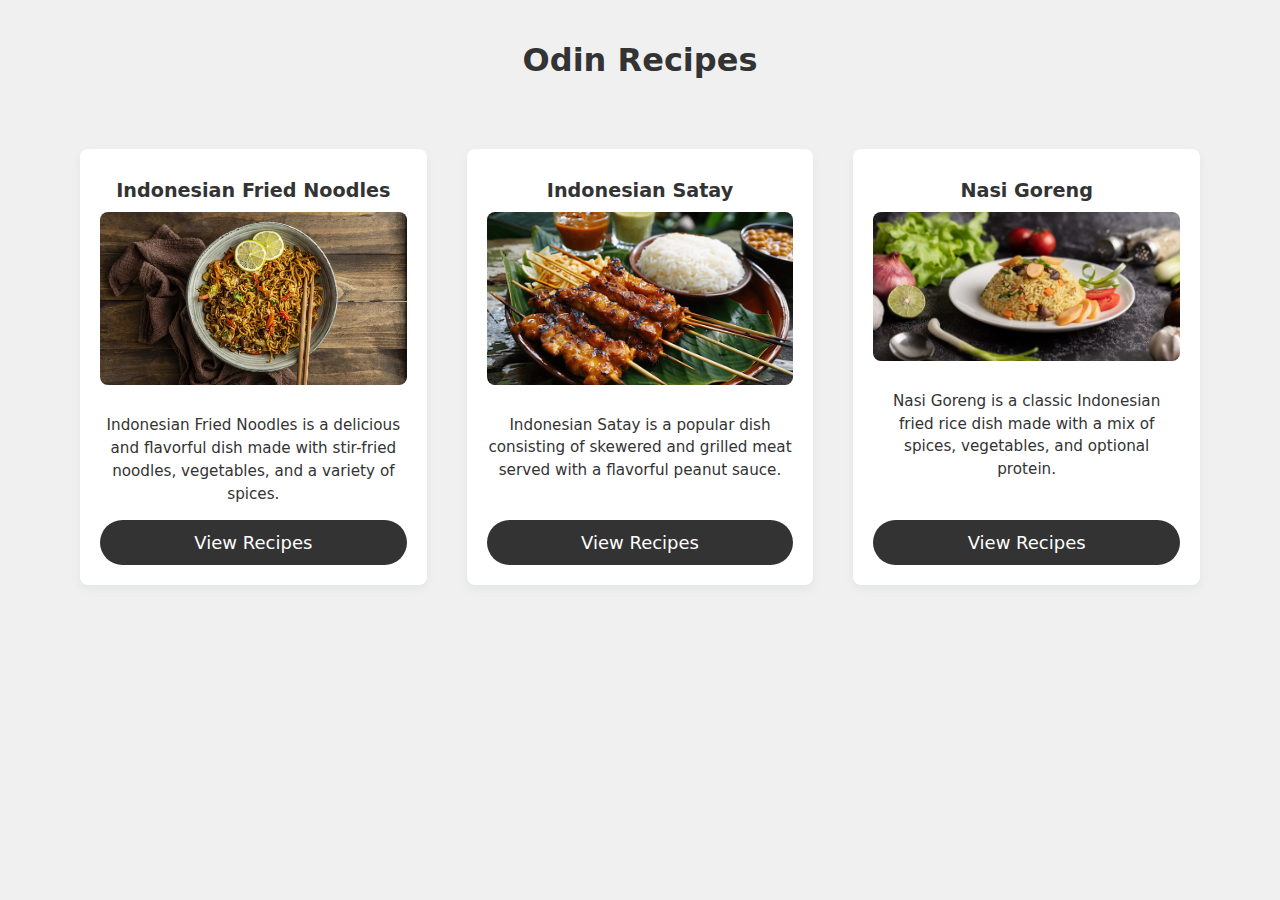
<file: index.html>
<!DOCTYPE html>
<html lang="en">
<head>
    <meta charset="UTF-8">
    <meta name="viewport" content="width=device-width, initial-scale=1.0">
    <title>Odin Recipes</title>
    <link rel="stylesheet" href="./assets/css/style.css">
</head>
<body>
    <h1>Odin Recipes</h1>

    <div class="container">
        <div class="card">
            <div class="card-header">
                <h2>Indonesian Fried Noodles</h2>
            </div>
            <div class="card-image">
                <img src="./assets/img/Indonesian Fried Noodles.jpg" alt="Indonesian Fried Noodles">
            </div>
            <div class="card-body">
                <p>Indonesian Fried Noodles is a delicious and flavorful dish made with stir-fried noodles, vegetables, and a variety of spices.</p>
            </div>
            <div class="card-footer">
                <a class="btn" href="./recipes/indonesian-fried-noodles.html">View Recipes</a>
            </div>
        </div>

        <div class="card">
            <div class="card-header">
                <h2>Indonesian Satay</h2>
            </div>
            <div class="card-image">
                <img src="./assets/img/Indonesian Satay.jpg" alt="Indonesian Satay">
            </div>
            <div class="card-body">
                <p>Indonesian Satay is a popular dish consisting of skewered and grilled meat served with a flavorful peanut sauce.</p>
            </div>
            <div class="card-footer">
                <a class="btn" href="./recipes/indonesian-satay.html">View Recipes</a>
            </div>
        </div>

        <div class="card">
            <div class="card-header">
                <h2>Nasi Goreng</h2>
            </div>
            <div class="card-image">
                <img src="./assets/img/Nasi Goreng.jpg" alt="Nasi Goreng">
            </div>
            <div class="card-body">
                <p>Nasi Goreng is a classic Indonesian fried rice dish made with a mix of spices, vegetables, and optional protein.</p>
            </div>
            <div class="card-footer">
                <a class="btn" href="./recipes/nasi-goreng.html">View Recipes</a>
            </div>
        </div>
    </div>

</body>
</html>
</file>
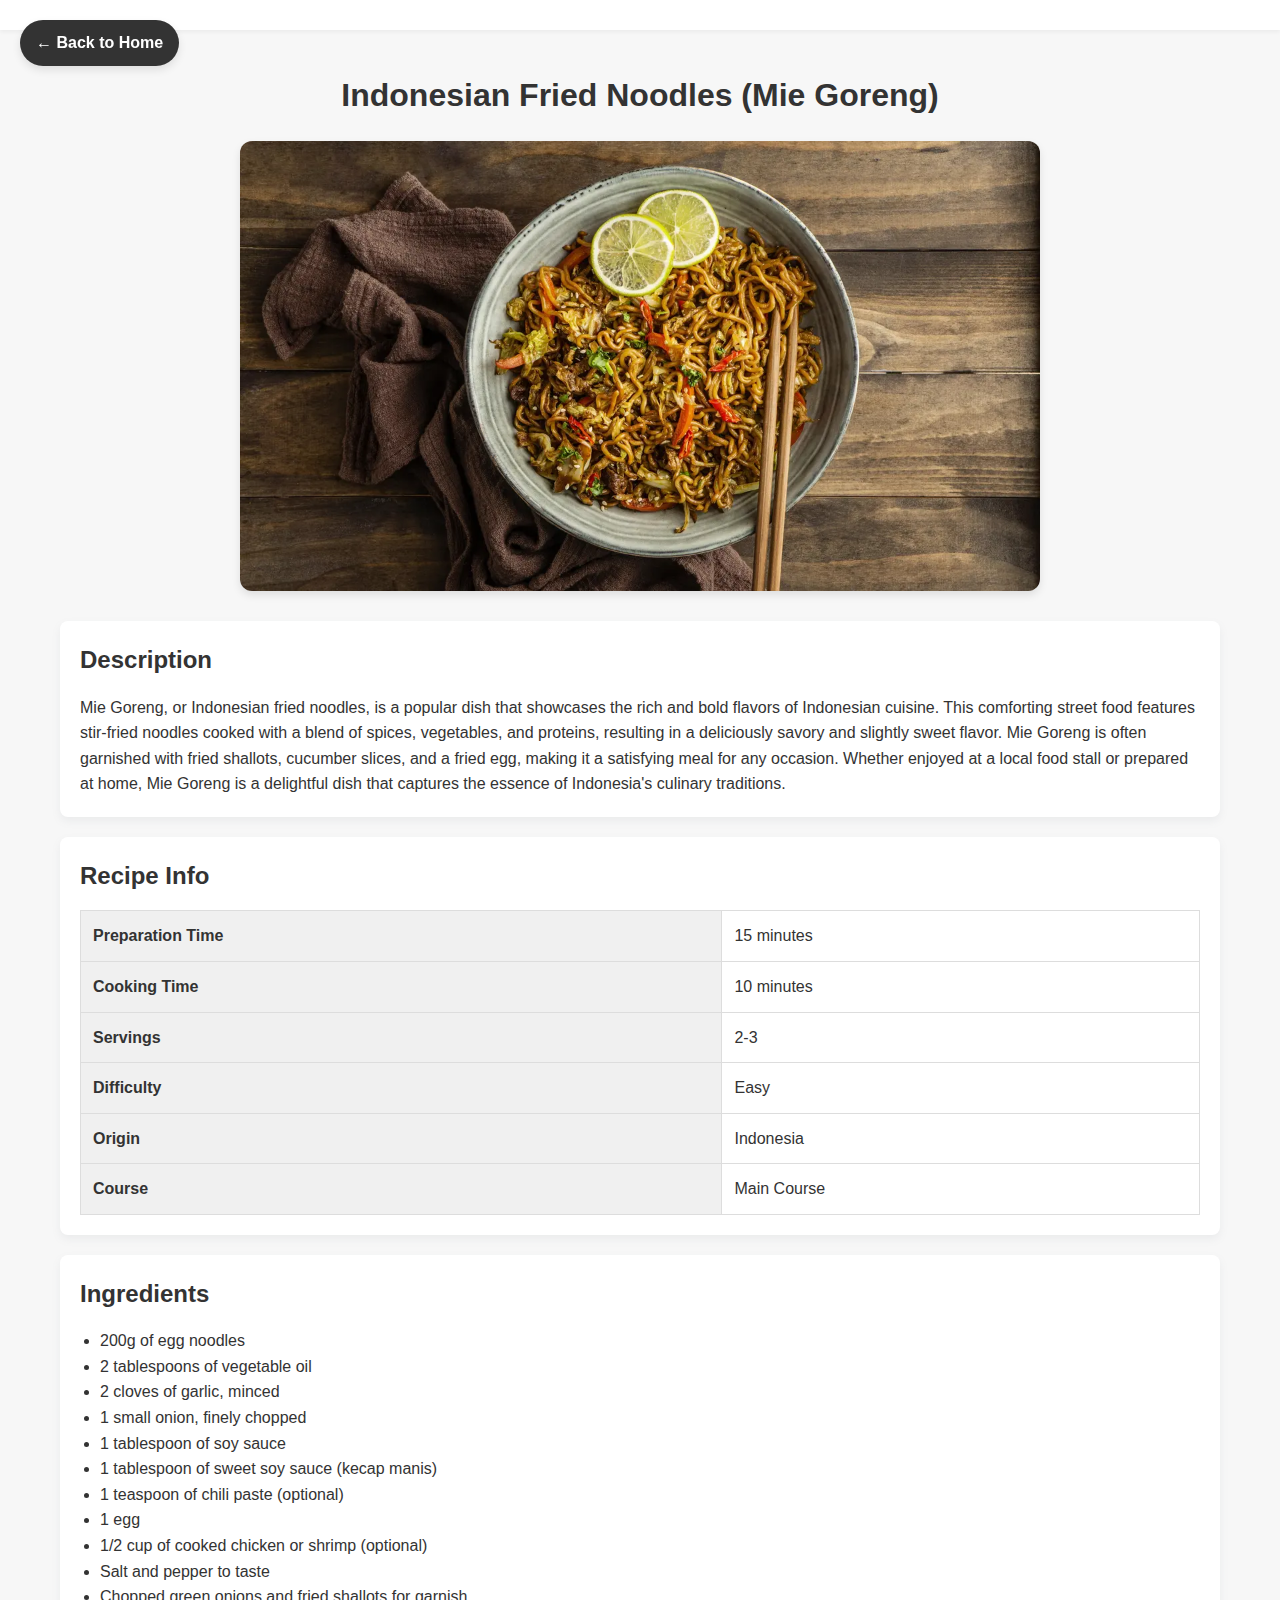
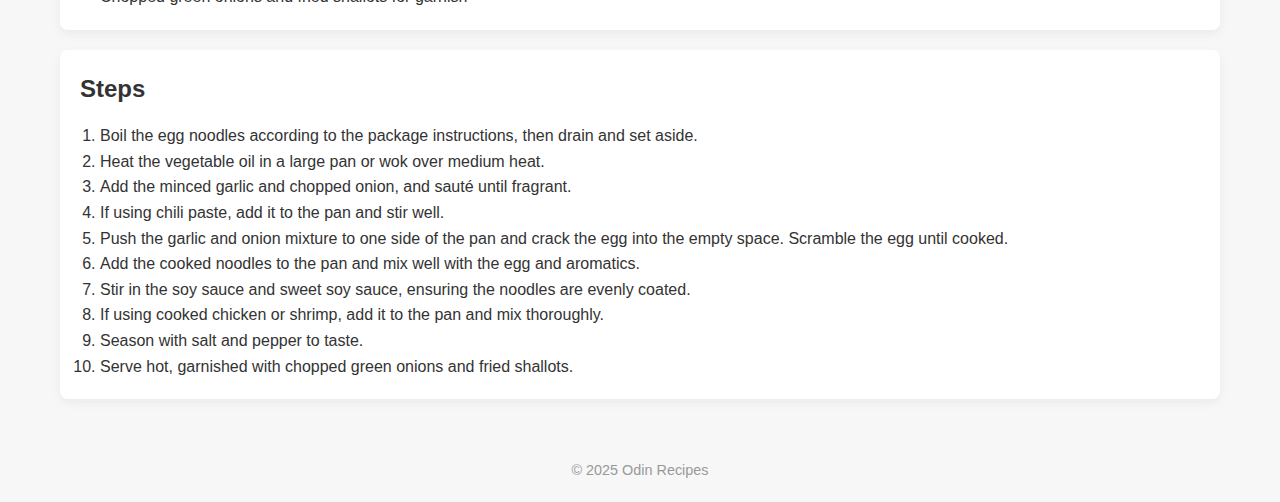
<file: recipes/indonesian-fried-noodles.html>
<!DOCTYPE html>
<html lang="en">
<head>
    <meta charset="UTF-8" />
    <meta name="viewport" content="width=device-width, initial-scale=1.0"/>
    <title>Indonesian Fried Noodles (Mie Goreng)</title>
    <link rel="stylesheet" href="../assets/css/recipes.css" />
</head>
<body class="recipe-page">

    <header class="header">
        <nav class="nav">
            <a href="../index.html" class="nav-link back-home">← Back to Home</a>
        </nav>
    </header>

    <main class="content">

        <h1 class="title">Indonesian Fried Noodles (Mie Goreng)</h1>

        <div class="image-container">
            <img src="../assets/img/Indonesian Fried Noodles.jpg" alt="Indonesian Fried Noodles (Mie Goreng)" class="recipe-image" />
        </div>

        <section class="section description">
            <h2 class="section-title">Description</h2>
            <p class="section-text">
                Mie Goreng, or Indonesian fried noodles, is a popular dish that showcases the rich and bold flavors of Indonesian cuisine. This comforting street food features stir-fried noodles cooked with a blend of spices, vegetables, and proteins, resulting in a deliciously savory and slightly sweet flavor. Mie Goreng is often garnished with fried shallots, cucumber slices, and a fried egg, making it a satisfying meal for any occasion. Whether enjoyed at a local food stall or prepared at home, Mie Goreng is a delightful dish that captures the essence of Indonesia's culinary traditions.
            </p>
        </section>

        <section class="section info-table">
            <h2 class="section-title">Recipe Info</h2>
            <table class="recipe-table">
                <tr><th>Preparation Time</th><td>15 minutes</td></tr>
                <tr><th>Cooking Time</th><td>10 minutes</td></tr>
                <tr><th>Servings</th><td>2-3</td></tr>
                <tr><th>Difficulty</th><td>Easy</td></tr>
                <tr><th>Origin</th><td>Indonesia</td></tr>
                <tr><th>Course</th><td>Main Course</td></tr>
            </table>
        </section>

        <section class="section ingredients">
            <h2 class="section-title">Ingredients</h2>
            <ul class="ingredient-list">
                <li>200g of egg noodles</li>
                <li>2 tablespoons of vegetable oil</li>
                <li>2 cloves of garlic, minced</li>
                <li>1 small onion, finely chopped</li>
                <li>1 tablespoon of soy sauce</li>
                <li>1 tablespoon of sweet soy sauce (kecap manis)</li>
                <li>1 teaspoon of chili paste (optional)</li>
                <li>1 egg</li>
                <li>1/2 cup of cooked chicken or shrimp (optional)</li>
                <li>Salt and pepper to taste</li>
                <li>Chopped green onions and fried shallots for garnish</li>
            </ul>
        </section>

        <section class="section steps">
            <h2 class="section-title">Steps</h2>
            <ol class="step-list">
                <li>Boil the egg noodles according to the package instructions, then drain and set aside.</li>
                <li>Heat the vegetable oil in a large pan or wok over medium heat.</li>
                <li>Add the minced garlic and chopped onion, and sauté until fragrant.</li>
                <li>If using chili paste, add it to the pan and stir well.</li>
                <li>Push the garlic and onion mixture to one side of the pan and crack the egg into the empty space. Scramble the egg until cooked.</li>
                <li>Add the cooked noodles to the pan and mix well with the egg and aromatics.</li>
                <li>Stir in the soy sauce and sweet soy sauce, ensuring the noodles are evenly coated.</li>
                <li>If using cooked chicken or shrimp, add it to the pan and mix thoroughly.</li>
                <li>Season with salt and pepper to taste.</li>
                <li>Serve hot, garnished with chopped green onions and fried shallots.</li>
            </ol>
        </section>

    </main>

    <footer class="footer">
        <p>&copy; 2025 Odin Recipes </p>
    </footer>

</body>
</html>
</file>
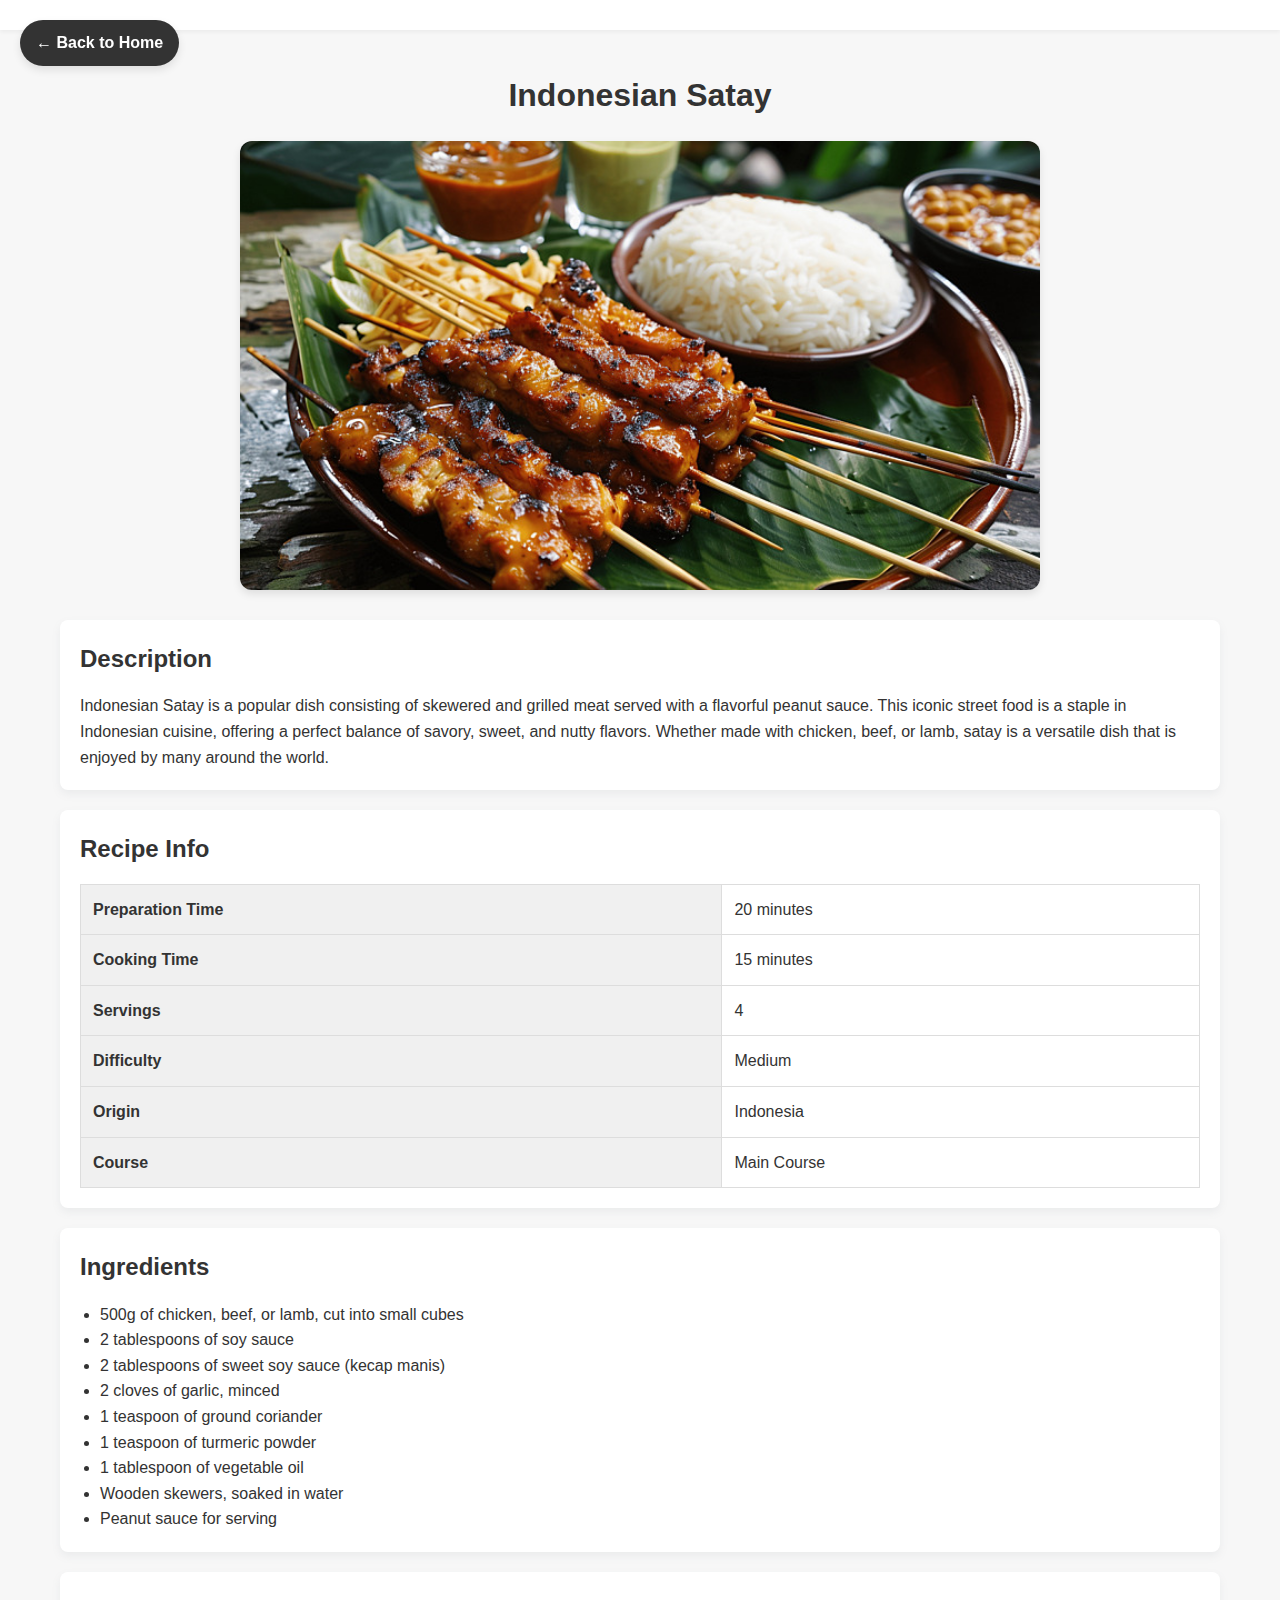
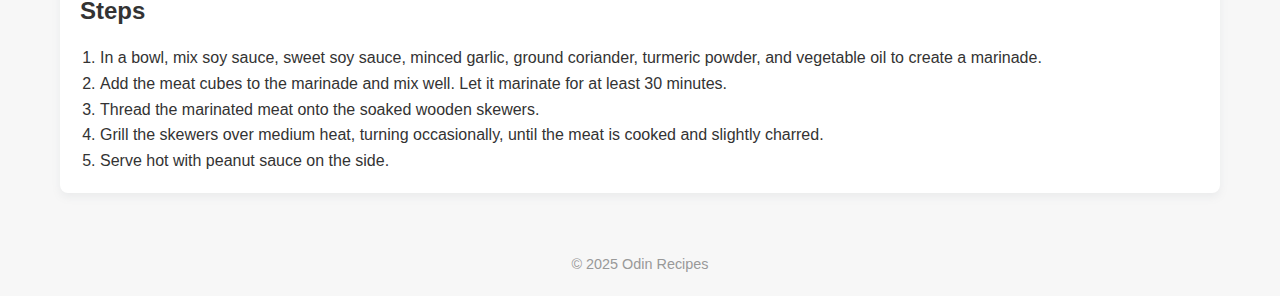
<file: recipes/indonesian-satay.html>
<!DOCTYPE html>
<html lang="en">
<head>
    <meta charset="UTF-8" />
    <meta name="viewport" content="width=device-width, initial-scale=1.0"/>
    <title>Indonesian Satay</title>
    <link rel="stylesheet" href="../assets/css/recipes.css" />
</head>
<body class="recipe-page">

    <header class="header">
        <nav class="nav">
            <a href="../index.html" class="nav-link back-home">← Back to Home</a>
        </nav>
    </header>

    <main class="content">

        <h1 class="title">Indonesian Satay</h1>

        <div class="image-container">
            <img src="../assets/img/Indonesian Satay.jpg" alt="Indonesian Satay" class="recipe-image" />
        </div>

        <section class="section description">
            <h2 class="section-title">Description</h2>
            <p class="section-text">
                Indonesian Satay is a popular dish consisting of skewered and grilled meat served with a flavorful peanut sauce. This iconic street food is a staple in Indonesian cuisine, offering a perfect balance of savory, sweet, and nutty flavors. Whether made with chicken, beef, or lamb, satay is a versatile dish that is enjoyed by many around the world.
            </p>
        </section>

        <section class="section info-table">
            <h2 class="section-title">Recipe Info</h2>
            <table class="recipe-table">
                <tr><th>Preparation Time</th><td>20 minutes</td></tr>
                <tr><th>Cooking Time</th><td>15 minutes</td></tr>
                <tr><th>Servings</th><td>4</td></tr>
                <tr><th>Difficulty</th><td>Medium</td></tr>
                <tr><th>Origin</th><td>Indonesia</td></tr>
                <tr><th>Course</th><td>Main Course</td></tr>
            </table>
        </section>

        <section class="section ingredients">
            <h2 class="section-title">Ingredients</h2>
            <ul class="ingredient-list">
                <li>500g of chicken, beef, or lamb, cut into small cubes</li>
                <li>2 tablespoons of soy sauce</li>
                <li>2 tablespoons of sweet soy sauce (kecap manis)</li>
                <li>2 cloves of garlic, minced</li>
                <li>1 teaspoon of ground coriander</li>
                <li>1 teaspoon of turmeric powder</li>
                <li>1 tablespoon of vegetable oil</li>
                <li>Wooden skewers, soaked in water</li>
                <li>Peanut sauce for serving</li>
            </ul>
        </section>

        <section class="section steps">
            <h2 class="section-title">Steps</h2>
            <ol class="step-list">
                <li>In a bowl, mix soy sauce, sweet soy sauce, minced garlic, ground coriander, turmeric powder, and vegetable oil to create a marinade.</li>
                <li>Add the meat cubes to the marinade and mix well. Let it marinate for at least 30 minutes.</li>
                <li>Thread the marinated meat onto the soaked wooden skewers.</li>
                <li>Grill the skewers over medium heat, turning occasionally, until the meat is cooked and slightly charred.</li>
                <li>Serve hot with peanut sauce on the side.</li>
            </ol>
        </section>

    </main>

    <footer class="footer">
        <p>&copy; 2025 Odin Recipes </p>
    </footer>

</body>
</html>
</file>
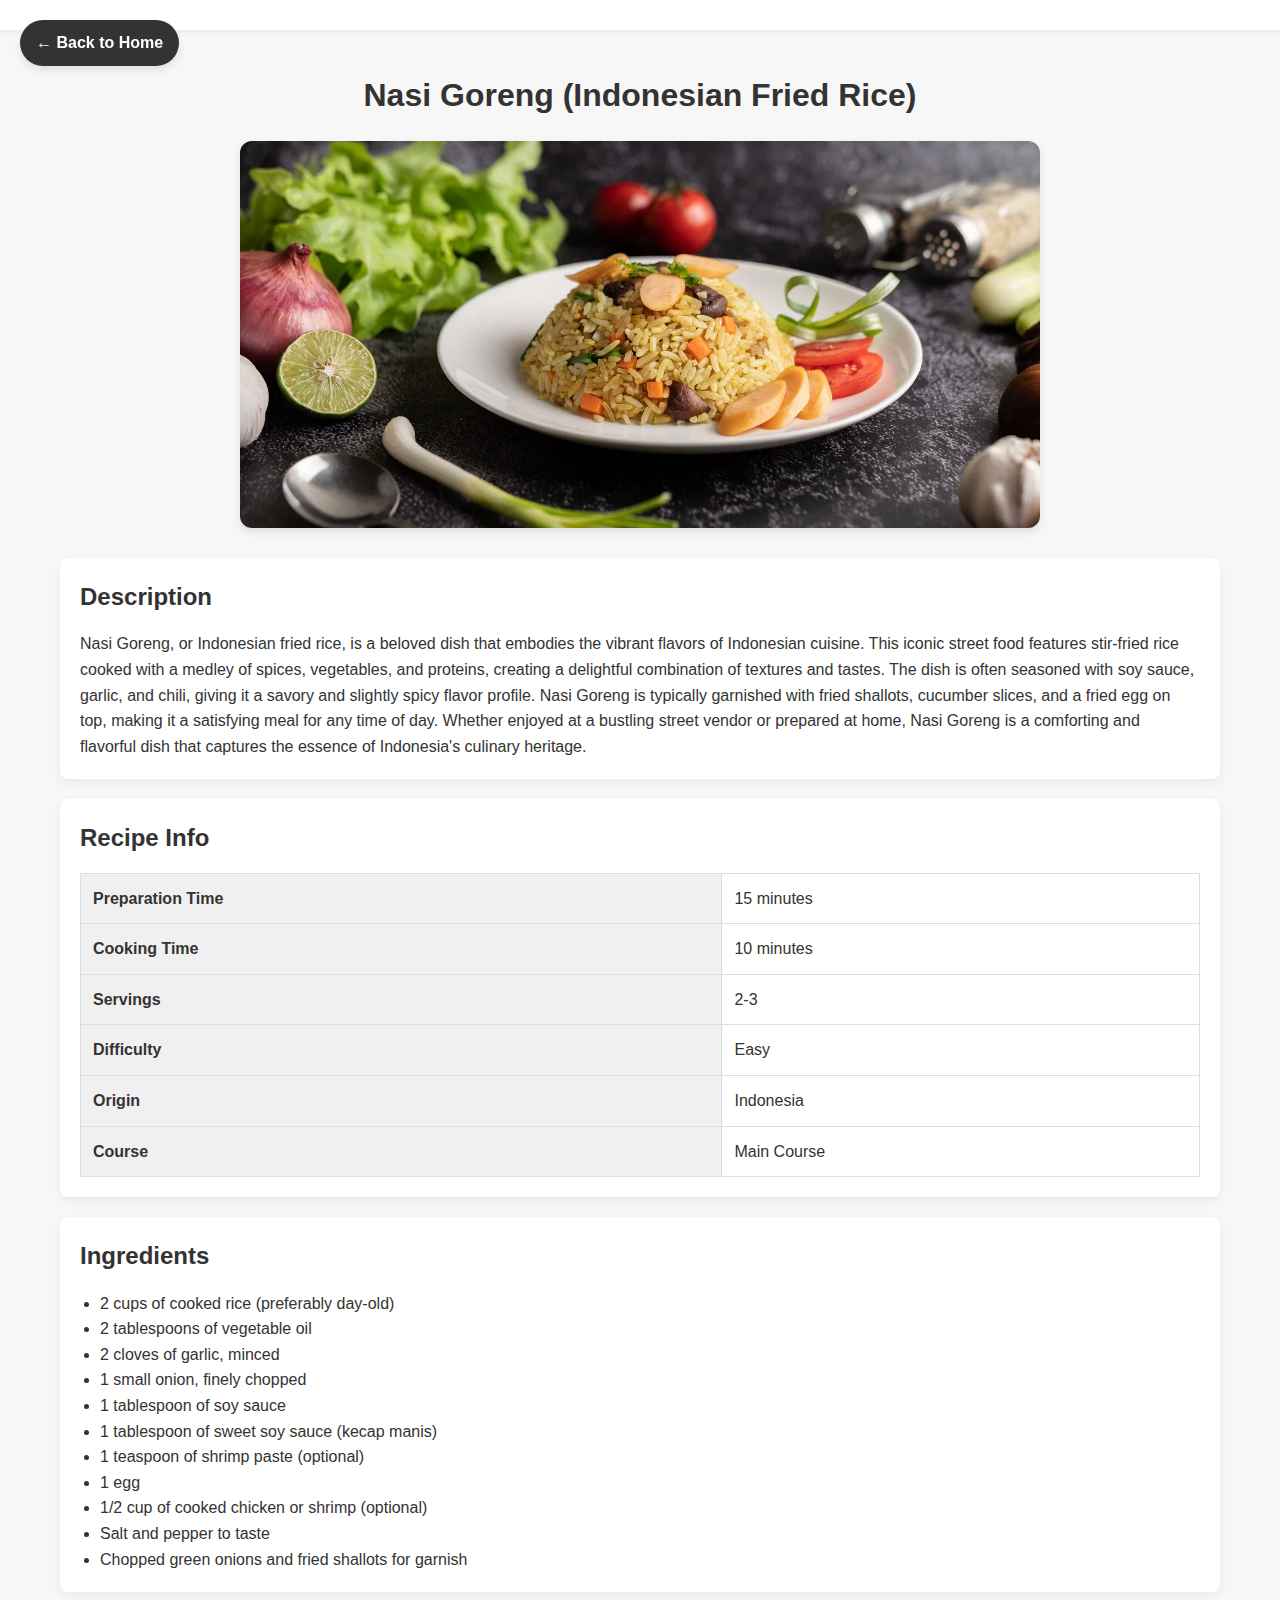
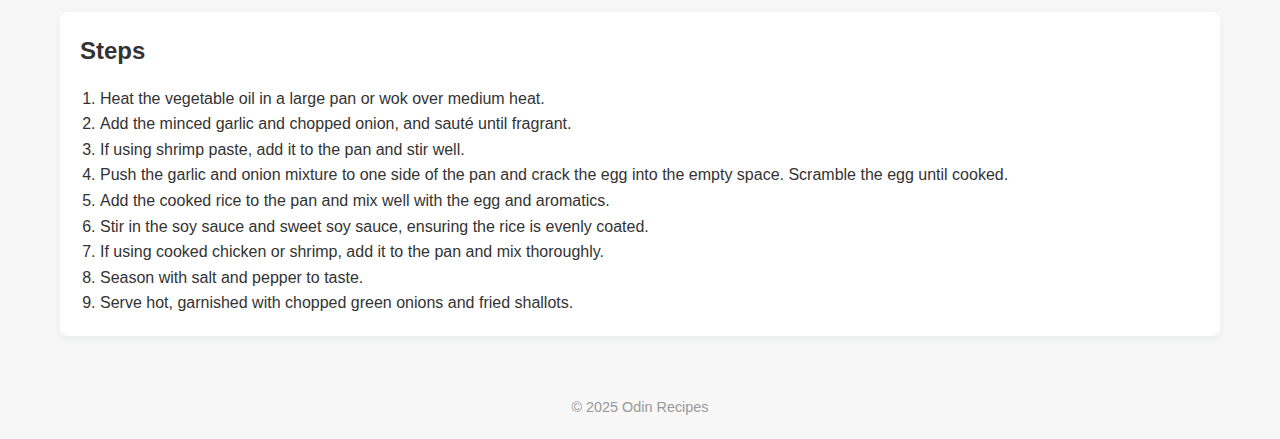
<file: recipes/nasi-goreng.html>
<!DOCTYPE html>
<html lang="en">
<head>
  <meta charset="UTF-8" />
  <meta name="viewport" content="width=device-width, initial-scale=1.0"/>
  <title>Nasi Goreng (Indonesian Fried Rice)</title>
  <link rel="stylesheet" href="../assets/css/recipes.css" />
</head>
<body class="recipe-page">

  <header class="header">
    <nav class="nav">
      <a href="../index.html" class="nav-link back-home">← Back to Home</a>
    </nav>
  </header>

  <main class="content">

    <h1 class="title">Nasi Goreng (Indonesian Fried Rice)</h1>

    <div class="image-container">
      <img src="../assets/img/Nasi Goreng.jpg" alt="Nasi Goreng (Indonesian Fried Rice)" class="recipe-image" />
    </div>

    <section class="section description">
      <h2 class="section-title">Description</h2>
      <p class="section-text">
        Nasi Goreng, or Indonesian fried rice, is a beloved dish that embodies the vibrant flavors of Indonesian cuisine. This iconic street food features stir-fried rice cooked with a medley of spices, vegetables, and proteins, creating a delightful combination of textures and tastes. The dish is often seasoned with soy sauce, garlic, and chili, giving it a savory and slightly spicy flavor profile. Nasi Goreng is typically garnished with fried shallots, cucumber slices, and a fried egg on top, making it a satisfying meal for any time of day. Whether enjoyed at a bustling street vendor or prepared at home, Nasi Goreng is a comforting and flavorful dish that captures the essence of Indonesia's culinary heritage.
      </p>
    </section>

    <section class="section info-table">
      <h2 class="section-title">Recipe Info</h2>
      <table class="recipe-table">
        <tr><th>Preparation Time</th><td>15 minutes</td></tr>
        <tr><th>Cooking Time</th><td>10 minutes</td></tr>
        <tr><th>Servings</th><td>2-3</td></tr>
        <tr><th>Difficulty</th><td>Easy</td></tr>
        <tr><th>Origin</th><td>Indonesia</td></tr>
        <tr><th>Course</th><td>Main Course</td></tr>
      </table>
    </section>

    <section class="section ingredients">
      <h2 class="section-title">Ingredients</h2>
      <ul class="ingredient-list">
        <li>2 cups of cooked rice (preferably day-old)</li>
        <li>2 tablespoons of vegetable oil</li>
        <li>2 cloves of garlic, minced</li>
        <li>1 small onion, finely chopped</li>
        <li>1 tablespoon of soy sauce</li>
        <li>1 tablespoon of sweet soy sauce (kecap manis)</li>
        <li>1 teaspoon of shrimp paste (optional)</li>
        <li>1 egg</li>
        <li>1/2 cup of cooked chicken or shrimp (optional)</li>
        <li>Salt and pepper to taste</li>
        <li>Chopped green onions and fried shallots for garnish</li>
      </ul>
    </section>

    <section class="section steps">
      <h2 class="section-title">Steps</h2>
      <ol class="step-list">
        <li>Heat the vegetable oil in a large pan or wok over medium heat.</li>
        <li>Add the minced garlic and chopped onion, and sauté until fragrant.</li>
        <li>If using shrimp paste, add it to the pan and stir well.</li>
        <li>Push the garlic and onion mixture to one side of the pan and crack the egg into the empty space. Scramble the egg until cooked.</li>
        <li>Add the cooked rice to the pan and mix well with the egg and aromatics.</li>
        <li>Stir in the soy sauce and sweet soy sauce, ensuring the rice is evenly coated.</li>
        <li>If using cooked chicken or shrimp, add it to the pan and mix thoroughly.</li>
        <li>Season with salt and pepper to taste.</li>
        <li>Serve hot, garnished with chopped green onions and fried shallots.</li>
      </ol>
    </section>

  </main>

  <footer class="footer">
    <p>&copy; 2025 Odin Recipes </p>
  </footer>

</body>
</html>
</file>
<file: assets/css/style.css>
* {
    font-family: system-ui, -apple-system, BlinkMacSystemFont, 'Segoe UI', Roboto, Oxygen, Ubuntu, Cantarell, 'Open Sans', 'Helvetica Neue', sans-serif;
    text-align: center;
    box-sizing: border-box;
  }
  
  body {
    background-color: #f0f0f0;
    color: #333;
    margin: 0;
    padding: 20px;
  }
  
  h1 {
    font-size: 2rem;
    margin-bottom: 40px;
  }
  
  .container {
    display: flex;
    justify-content: center;
    gap: 20px;
    flex-wrap: wrap;
    align-items: stretch;
    max-width: 1200px;
    margin: 0 auto;
    padding: 20px;
  }
  
  .card {
    background-color: #fff;
    border-radius: 8px;
    box-shadow: 0 4px 8px rgba(131, 139, 143, 0.1);
    padding: 20px;
    margin: 10px;
    display: flex;
    flex-direction: column;
    justify-content: space-between;
    width: calc(33.333% - 40px);
    transition: transform 0.2s ease;
  }
  
  .card:hover {
    transform: scale(1.02);
  }
  
  .card-header h2 {
    font-size: 1.2rem;
    margin: 10px 0;
  }
  
  .card img {
    width: 100%;
    height: auto;
    border-radius: 8px;
  }
  
  .card-body {
    margin-top: 10px;
    font-size: 0.95rem;
    line-height: 1.5;
  }
  
  .card-footer {
    margin-top: auto;
  }
  
  .card-footer .btn {
    background-color: #333;
    padding: 12px;
    border-radius: 100px;
    border: none;
    width: 100%;
    display: inline-block;
    font-size: large;
    color: #fff;
    text-decoration: none;
  }
  
  .card-footer .btn:hover {
    background-color: #fff;
    border: solid 1px #333;
    transition: all 0.3s ease;
    color: #333;
  }
  
  /* ===== Responsive Styling ===== */
  
  @media (max-width: 992px) {
    .card {
      width: calc(50% - 40px);
    }
  }
  
  @media (max-width: 600px) {
    .card {
      width: 100%;
    }
  }
</file>
<file: assets/css/recipes.css>
/* General Reset */
* {
    margin: 0;
    padding: 0;
    box-sizing: border-box;
    font-family: 'Segoe UI', Tahoma, Geneva, Verdana, sans-serif;
}

body.recipe-page {
    background-color: #f7f7f7;
    color: #333;
    line-height: 1.6;
}

/* Header */
.header {
    background-color: #fff;
    padding: 15px 20px;
    box-shadow: 0 2px 4px rgba(0,0,0,0.05);
    margin-bottom: 20px;
}

/* Navigation */

.back-home {
    position: fixed;
    top: 20px;
    left: 20px;
    background-color: #333;
    color: #fff;
    padding: 10px 16px;
    border-radius: 30px;
    text-decoration: none;
    font-weight: bold;
    z-index: 999;
    box-shadow: 0 4px 8px rgba(0,0,0,0.1);
    transition: background-color 0.3s ease;
}

.back-home:hover {
    background-color: #555;
}

/* .nav {
    max-width: 1200px;
    margin: 0 auto;
}

.nav-link {
    color: #333;
    text-decoration: none;
    font-weight: bold;
}

.nav-link:hover {
    text-decoration: underline;
} */

/* Main Content */
.content {
    max-width: 1200px;
    margin: 0 auto;
    padding: 20px;
}

/* Title */
.title {
    font-size: 2rem;
    font-weight: bold;
    margin-bottom: 20px;
    text-align: center;
}

/* Image */
.image-container {
    margin-bottom: 30px;
    display: flex;
    justify-content: center;
}

.recipe-image {
    width: 100%;
    max-width: 800px;
    height: auto;
    border-radius: 12px;
    box-shadow: 0 4px 8px rgba(0,0,0,0.1);
}

/* Sections */
.section {
    background-color: #fff;
    padding: 20px;
    margin-bottom: 20px;
    border-radius: 8px;
    box-shadow: 0 4px 8px rgba(131, 139, 143, 0.1);
}

.section-title {
    font-size: 1.5rem;
    font-weight: bold;
    margin-bottom: 15px;
}

.section-text {
    font-size: 1rem;
}

/* Table */
.recipe-table {
    width: 100%;
    border-collapse: collapse;
}

.recipe-table th,
.recipe-table td {
    border: 1px solid #ddd;
    padding: 12px;
    text-align: left;
}

.recipe-table th {
    background-color: #f0f0f0;
    font-weight: bold;
}

/* Ingredients & Steps */
.ingredient-list,
.step-list {
    padding-left: 20px;
    list-style-type: disc;
}

.step-list {
    list-style-type: decimal;
}

/* Footer */
.footer {
    text-align: center;
    padding: 20px;
    font-size: 0.9rem;
    color: #999;
}

/* Responsive */
@media (max-width: 768px) {
    .recipe-image {
        width: 100%;
    }

    .card {
        width: 100% !important;
    }
}
</file>
